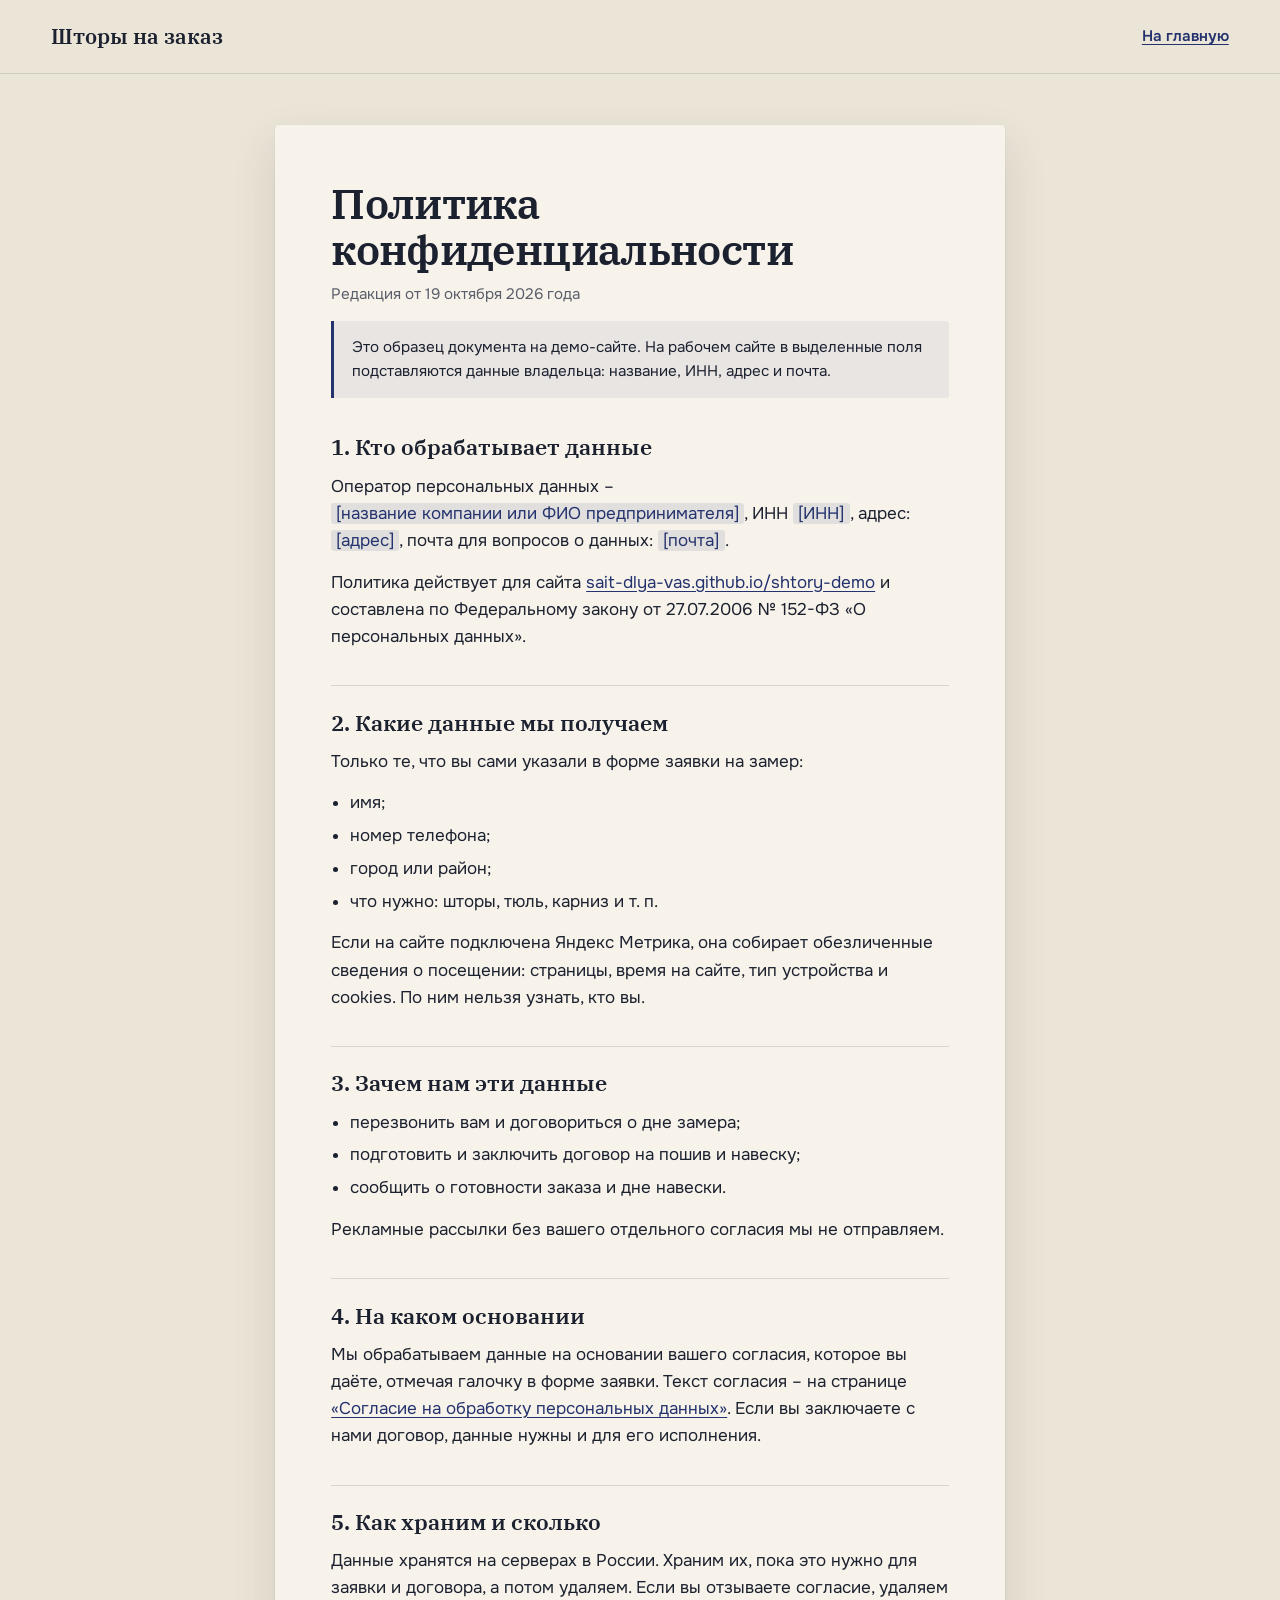
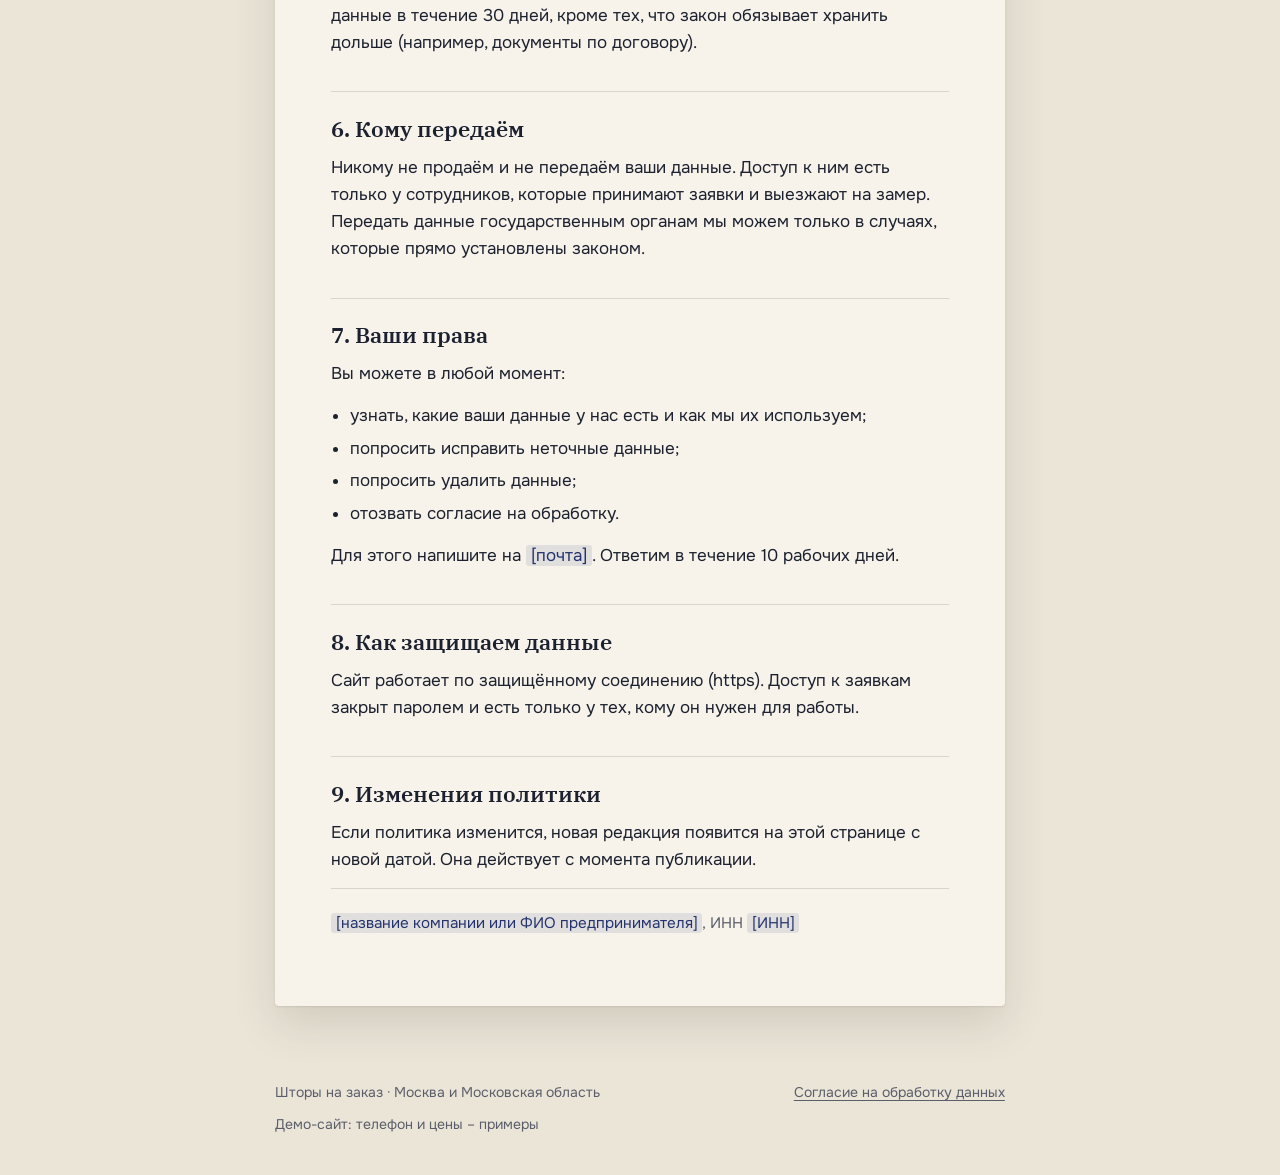
<file: politika.html>
<!doctype html>
<html lang="ru">
<head>
<meta charset="utf-8">
<meta name="viewport" content="width=device-width, initial-scale=1, viewport-fit=cover">
<title>Политика конфиденциальности – Шторы на заказ</title>
<meta name="description" content="Как сайт «Шторы на заказ» собирает, хранит и защищает имя, телефон и другие данные из заявки на замер.">
<meta name="robots" content="noindex">
<link rel="preconnect" href="https://fonts.googleapis.com">
<link rel="preconnect" href="https://fonts.gstatic.com" crossorigin>
<link href="https://fonts.googleapis.com/css2?family=IBM+Plex+Serif:wght@500;600&family=Onest:wght@400;500;600&display=swap" rel="stylesheet">
<link rel="icon" href="data:image/svg+xml,%3Csvg xmlns=%27http://www.w3.org/2000/svg%27 viewBox=%270 0 32 32%27%3E%3Cpath d=%27M7 25 L25 7%27 stroke=%27%2324336e%27 stroke-width=%273.2%27 stroke-linecap=%27round%27/%3E%3Ccircle cx=%2723%27 cy=%279%27 r=%273.4%27 fill=%27none%27 stroke=%27%2324336e%27 stroke-width=%272.2%27/%3E%3C/svg%3E">
<link rel="stylesheet" href="doc.css">
</head>
<body>
  <header class="doc-bar">
    <a class="doc-bar__mark" href="./">Шторы на заказ</a>
    <a class="doc-bar__back" href="./">На главную</a>
  </header>

  <main class="doc">
    <article class="sheet">
      <h1>Политика конфиденциальности</h1>
      <p class="sheet__date">Редакция от 19 октября 2026 года</p>
      <p class="sheet__note">Это образец документа на демо-сайте. На рабочем сайте в выделенные поля подставляются данные владельца: название, ИНН, адрес и почта.</p>

      <h2>1. Кто обрабатывает данные</h2>
      <p>Оператор персональных данных – <span class="fill">[название компании или ФИО предпринимателя]</span>, ИНН <span class="fill">[ИНН]</span>, адрес: <span class="fill">[адрес]</span>, почта для вопросов о данных: <span class="fill">[почта]</span>.</p>
      <p>Политика действует для сайта <a href="./">sait-dlya-vas.github.io/shtory-demo</a> и составлена по Федеральному закону от 27.07.2006 № 152-ФЗ «О персональных данных».</p>

      <h2>2. Какие данные мы получаем</h2>
      <p>Только те, что вы сами указали в форме заявки на замер:</p>
      <ul>
        <li>имя;</li>
        <li>номер телефона;</li>
        <li>город или район;</li>
        <li>что нужно: шторы, тюль, карниз и т. п.</li>
      </ul>
      <p>Если на сайте подключена Яндекс Метрика, она собирает обезличенные сведения о посещении: страницы, время на сайте, тип устройства и cookies. По ним нельзя узнать, кто вы.</p>

      <h2>3. Зачем нам эти данные</h2>
      <ul>
        <li>перезвонить вам и договориться о дне замера;</li>
        <li>подготовить и заключить договор на пошив и навеску;</li>
        <li>сообщить о готовности заказа и дне навески.</li>
      </ul>
      <p>Рекламные рассылки без вашего отдельного согласия мы не отправляем.</p>

      <h2>4. На каком основании</h2>
      <p>Мы обрабатываем данные на основании вашего согласия, которое вы даёте, отмечая галочку в форме заявки. Текст согласия – на странице <a href="soglasie.html">«Согласие на обработку персональных данных»</a>. Если вы заключаете с нами договор, данные нужны и для его исполнения.</p>

      <h2>5. Как храним и сколько</h2>
      <p>Данные хранятся на серверах в России. Храним их, пока это нужно для заявки и договора, а потом удаляем. Если вы отзываете согласие, удаляем данные в течение 30 дней, кроме тех, что закон обязывает хранить дольше (например, документы по договору).</p>

      <h2>6. Кому передаём</h2>
      <p>Никому не продаём и не передаём ваши данные. Доступ к ним есть только у сотрудников, которые принимают заявки и выезжают на замер. Передать данные государственным органам мы можем только в случаях, которые прямо установлены законом.</p>

      <h2>7. Ваши права</h2>
      <p>Вы можете в любой момент:</p>
      <ul>
        <li>узнать, какие ваши данные у нас есть и как мы их используем;</li>
        <li>попросить исправить неточные данные;</li>
        <li>попросить удалить данные;</li>
        <li>отозвать согласие на обработку.</li>
      </ul>
      <p>Для этого напишите на <span class="fill">[почта]</span>. Ответим в течение 10 рабочих дней.</p>

      <h2>8. Как защищаем данные</h2>
      <p>Сайт работает по защищённому соединению (https). Доступ к заявкам закрыт паролем и есть только у тех, кому он нужен для работы.</p>

      <h2>9. Изменения политики</h2>
      <p>Если политика изменится, новая редакция появится на этой странице с новой датой. Она действует с момента публикации.</p>

      <p class="sheet__sign"><span class="fill">[название компании или ФИО предпринимателя]</span>, ИНН <span class="fill">[ИНН]</span></p>
    </article>
  </main>

  <footer class="doc-foot">
    <span>Шторы на заказ · Москва и Московская область</span>
    <a href="soglasie.html">Согласие на обработку данных</a>
    <span>Демо-сайт: телефон и цены – примеры</span>
  </footer>
</body>
</html>
</file>
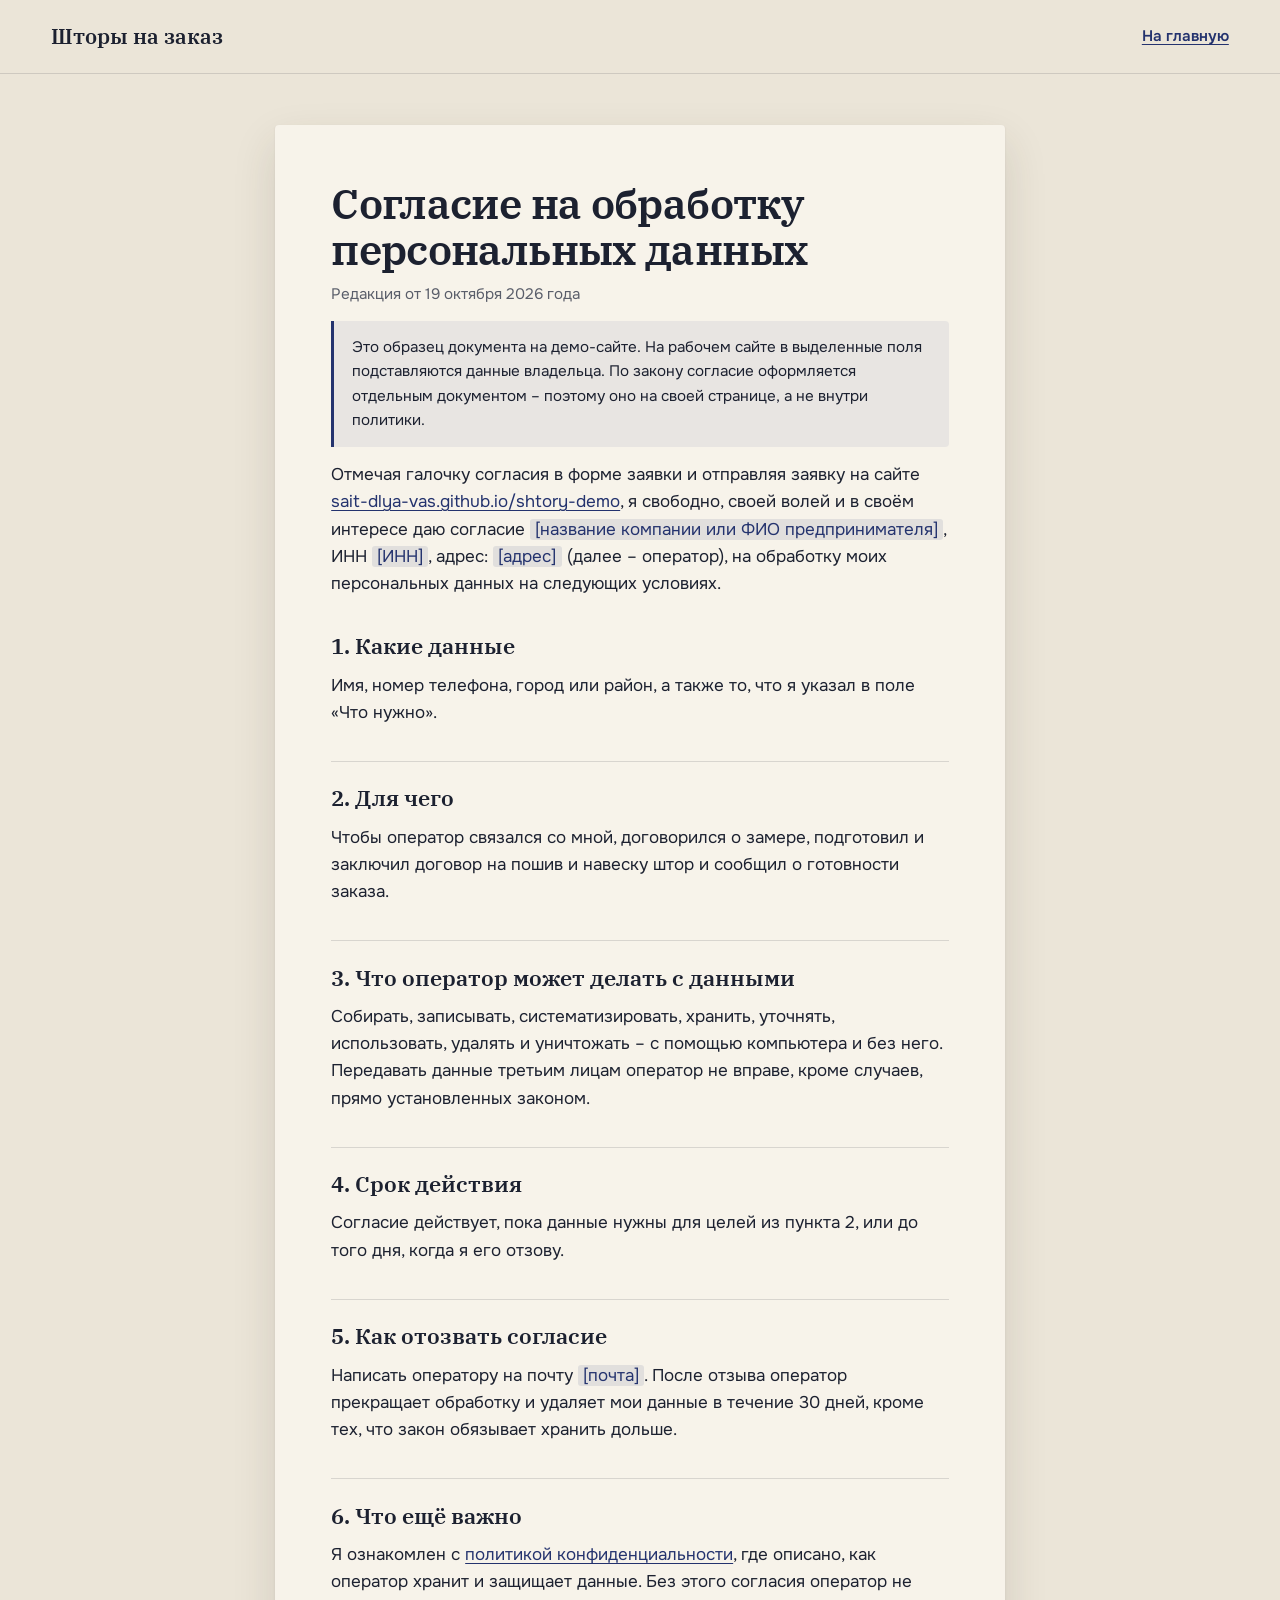
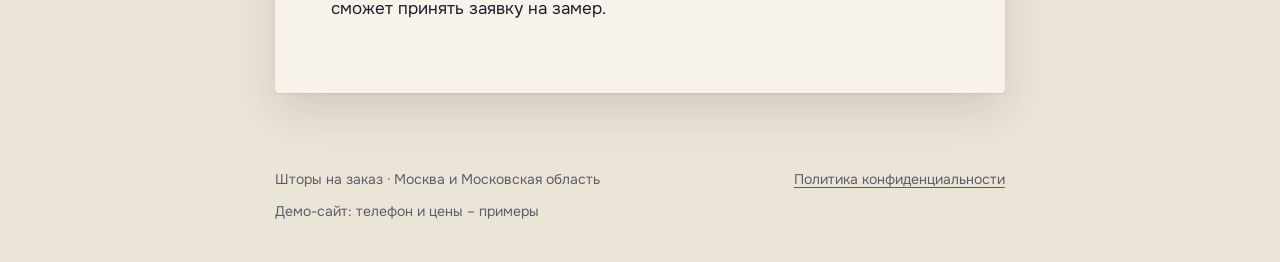
<file: soglasie.html>
<!doctype html>
<html lang="ru">
<head>
<meta charset="utf-8">
<meta name="viewport" content="width=device-width, initial-scale=1, viewport-fit=cover">
<title>Согласие на обработку персональных данных – Шторы на заказ</title>
<meta name="description" content="Текст согласия на обработку имени и телефона, которое вы даёте, отправляя заявку на замер штор.">
<meta name="robots" content="noindex">
<link rel="preconnect" href="https://fonts.googleapis.com">
<link rel="preconnect" href="https://fonts.gstatic.com" crossorigin>
<link href="https://fonts.googleapis.com/css2?family=IBM+Plex+Serif:wght@500;600&family=Onest:wght@400;500;600&display=swap" rel="stylesheet">
<link rel="icon" href="data:image/svg+xml,%3Csvg xmlns=%27http://www.w3.org/2000/svg%27 viewBox=%270 0 32 32%27%3E%3Cpath d=%27M7 25 L25 7%27 stroke=%27%2324336e%27 stroke-width=%273.2%27 stroke-linecap=%27round%27/%3E%3Ccircle cx=%2723%27 cy=%279%27 r=%273.4%27 fill=%27none%27 stroke=%27%2324336e%27 stroke-width=%272.2%27/%3E%3C/svg%3E">
<link rel="stylesheet" href="doc.css">
</head>
<body>
  <header class="doc-bar">
    <a class="doc-bar__mark" href="./">Шторы на заказ</a>
    <a class="doc-bar__back" href="./">На главную</a>
  </header>

  <main class="doc">
    <article class="sheet">
      <h1>Согласие на обработку персональных данных</h1>
      <p class="sheet__date">Редакция от 19 октября 2026 года</p>
      <p class="sheet__note">Это образец документа на демо-сайте. На рабочем сайте в выделенные поля подставляются данные владельца. По закону согласие оформляется отдельным документом – поэтому оно на своей странице, а не внутри политики.</p>

      <p>Отмечая галочку согласия в форме заявки и отправляя заявку на сайте <a href="./">sait-dlya-vas.github.io/shtory-demo</a>, я свободно, своей волей и в своём интересе даю согласие <span class="fill">[название компании или ФИО предпринимателя]</span>, ИНН <span class="fill">[ИНН]</span>, адрес: <span class="fill">[адрес]</span> (далее – оператор), на обработку моих персональных данных на следующих условиях.</p>

      <h2>1. Какие данные</h2>
      <p>Имя, номер телефона, город или район, а также то, что я указал в поле «Что нужно».</p>

      <h2>2. Для чего</h2>
      <p>Чтобы оператор связался со мной, договорился о замере, подготовил и заключил договор на пошив и навеску штор и сообщил о готовности заказа.</p>

      <h2>3. Что оператор может делать с данными</h2>
      <p>Собирать, записывать, систематизировать, хранить, уточнять, использовать, удалять и уничтожать – с помощью компьютера и без него. Передавать данные третьим лицам оператор не вправе, кроме случаев, прямо установленных законом.</p>

      <h2>4. Срок действия</h2>
      <p>Согласие действует, пока данные нужны для целей из пункта 2, или до того дня, когда я его отзову.</p>

      <h2>5. Как отозвать согласие</h2>
      <p>Написать оператору на почту <span class="fill">[почта]</span>. После отзыва оператор прекращает обработку и удаляет мои данные в течение 30 дней, кроме тех, что закон обязывает хранить дольше.</p>

      <h2>6. Что ещё важно</h2>
      <p>Я ознакомлен с <a href="politika.html">политикой конфиденциальности</a>, где описано, как оператор хранит и защищает данные. Без этого согласия оператор не сможет принять заявку на замер.</p>
    </article>
  </main>

  <footer class="doc-foot">
    <span>Шторы на заказ · Москва и Московская область</span>
    <a href="politika.html">Политика конфиденциальности</a>
    <span>Демо-сайт: телефон и цены – примеры</span>
  </footer>
</body>
</html>
</file>
<file: doc.css>
/* Страницы документов (политика, согласие): те же цвета и шрифты, что на главной.
   Текст лежит на «листе», как квитанция в сцене с ценой. */
:root {
  --canvas: #ebe5d8;
  --paper: #f7f3ea;
  --ink: #1c2130;
  --ink-soft: #5a5e6a;
  --accent: #24336e;
  --hair: rgb(28 33 48 / .14);
  --font-display: "IBM Plex Serif", "Georgia", "Times New Roman", serif;
  --font-text: "Onest", "Segoe UI", system-ui, sans-serif;
  --gutter: clamp(1rem, 4vw, 4rem);
}
* { box-sizing: border-box; }
html { -webkit-text-size-adjust: 100%; }
body { margin: 0; background: var(--canvas); color: var(--ink); font-family: var(--font-text);
  font-size: clamp(1rem, .96rem + .22vw, 1.0625rem); line-height: 1.6; }
a { color: var(--accent); text-underline-offset: .18em; }
a:focus-visible { outline: 2px solid var(--accent); outline-offset: 3px; border-radius: 3px; }

.doc-bar { display: flex; align-items: center; justify-content: space-between; gap: 1rem;
  padding: .9rem var(--gutter); border-bottom: 1px solid var(--hair); }
.doc-bar__mark { font-family: var(--font-display); font-weight: 600; font-size: clamp(1.1rem, 1rem + .4vw, 1.3rem);
  color: var(--ink); text-decoration: none; }
.doc-bar__back { font-weight: 600; font-size: .95rem; min-height: 44px; display: inline-flex; align-items: center; }

.doc { max-width: 52rem; margin: clamp(1.5rem, 4vw, 3.5rem) auto; padding: 0 var(--gutter); }
.sheet { background: var(--paper); border-radius: 4px; padding: clamp(1.4rem, 5vw, 3.5rem);
  box-shadow: 0 1px 2px rgb(60 52 38 / .10), 0 18px 44px rgb(60 52 38 / .14); }
.sheet h1 { font-family: var(--font-display); font-weight: 600; letter-spacing: -.015em;
  font-size: clamp(1.75rem, 1.4rem + 1.6vw, 2.6rem); line-height: 1.1; margin: 0 0 .6rem; text-wrap: balance; }
.sheet__date { color: var(--ink-soft); font-size: .95rem; margin: 0 0 2rem; }
.sheet__note { background: rgb(36 51 110 / .07); border-left: 3px solid var(--accent); padding: .9rem 1.1rem;
  margin: 0 0 2.2rem; font-size: .95rem; color: var(--ink); border-radius: 0 4px 4px 0; }
.sheet h2 { font-family: var(--font-display); font-weight: 600; font-size: clamp(1.15rem, 1.05rem + .5vw, 1.4rem);
  line-height: 1.25; margin: 2.2rem 0 .7rem; padding-top: 1.4rem; border-top: 1px solid var(--hair); }
.sheet h2:first-of-type { border-top: 0; padding-top: 0; }
.sheet p, .sheet li { max-width: 68ch; }
.sheet p { margin: 0 0 .9rem; }
.sheet ul { margin: 0 0 .9rem; padding-left: 1.2rem; }
.sheet li { margin-bottom: .35rem; }
/* Поля, которые заполняются данными заказчика */
.fill { background: rgb(36 51 110 / .1); color: var(--accent); padding: 0 .3em; border-radius: 3px; white-space: nowrap; }
.sheet__sign { margin-top: 2.4rem; padding-top: 1.4rem; border-top: 1px solid var(--hair); color: var(--ink-soft); font-size: .95rem; }

.doc-foot { max-width: 52rem; margin: 0 auto; padding: 1.5rem var(--gutter) 2.5rem; display: flex; flex-wrap: wrap;
  justify-content: space-between; gap: .6rem 1.5rem; font-size: .875rem; color: var(--ink-soft); }
.doc-foot a { color: var(--ink-soft); }
@media (max-width: 480px) { .fill { white-space: normal; } }
</file>
